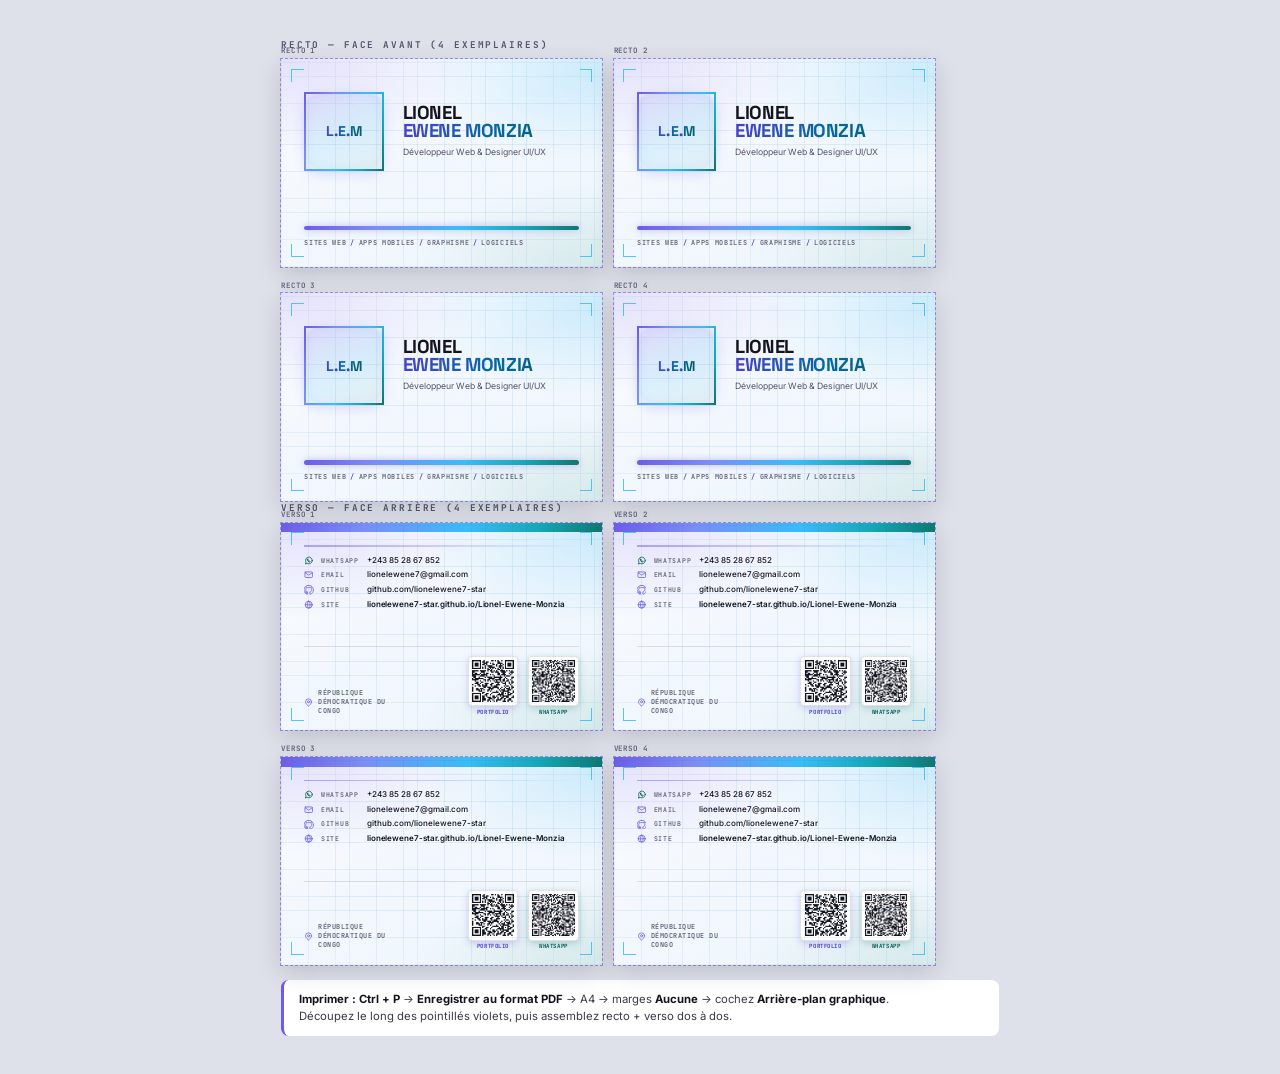
<file: carte-visite/index.html>
<!doctype html>
<html lang="fr">
<head>
<meta charset="UTF-8">
<title>Carte de visite — Lionel Ewene Monzia</title>
<link rel="preconnect" href="https://fonts.googleapis.com">
<link rel="preconnect" href="https://fonts.gstatic.com" crossorigin>
<link href="https://fonts.googleapis.com/css2?family=Space+Grotesk:wght@500;700&family=JetBrains+Mono:wght@400;500;700&family=Inter:wght@400;500;600&display=swap" rel="stylesheet">
<link rel="stylesheet" href="card.css">
<style>

@page { size: A4 portrait; margin: 10mm; }
body { padding: 10mm; background: #dfe1ea; }
.sheet { width: 190mm; margin: 0 auto; }
.band-label {
  font-family: 'JetBrains Mono', monospace; font-size: 7pt; font-weight: 700;
  letter-spacing: .2em; text-transform: uppercase; color: #55556e;
  margin: 0 0 2.2mm;
}
.band-label + .grid { margin-bottom: 7mm; }
.grid { display: grid; grid-template-columns: repeat(2, 85mm); gap: 3mm; }
.slot { position: relative; outline: .2mm dashed rgba(108,92,231,.6); }
.slot .tag {
  position: absolute; top: -1mm; left: 0; transform: translateY(-100%);
  font-family: 'JetBrains Mono', monospace; font-size: 5.6pt; font-weight: 700;
  letter-spacing: .12em; text-transform: uppercase; color: #66667f;
}
.hint {
  margin-top: 4mm; padding: 3mm 4mm;
  background: #fff; border-radius: 2mm;
  border-left: .8mm solid #6c5ce7;
  font-size: 8.5pt; line-height: 1.5; color: #3a3a4a;
}
.hint b { color: #14141f; }

</style>
</head>
<body>
<main class="sheet">
  <p class="band-label">Recto — face avant (4 exemplaires)</p>
  <div class="grid">
    <div class="slot" style="position:relative"><span class="tag">Recto 1</span>
  <article class="card recto">
    <i class="hud"><b></b><b></b><b></b><b></b></i>
    <p class="tag recto-tag">Full-Stack · UI/UX · Print</p>
    <div class="identity">
      <div class="mark"><span>L<i>.</i>E<i>.</i>M</span></div>
      <div class="text">
        <h1 class="name">Lionel<span class="last">Ewene Monzia</span></h1>
        <p class="role">Développeur Web &amp; Designer UI/UX</p>
      </div>
    </div>
    <div class="recto-foot">
      <div class="bar"></div>
      <p class="services">Sites web<span>/</span>Apps mobiles<span>/</span>Graphisme<span>/</span>Logiciels</p>
    </div>
  </article></div>
    <div class="slot" style="position:relative"><span class="tag">Recto 2</span>
  <article class="card recto">
    <i class="hud"><b></b><b></b><b></b><b></b></i>
    <p class="tag recto-tag">Full-Stack · UI/UX · Print</p>
    <div class="identity">
      <div class="mark"><span>L<i>.</i>E<i>.</i>M</span></div>
      <div class="text">
        <h1 class="name">Lionel<span class="last">Ewene Monzia</span></h1>
        <p class="role">Développeur Web &amp; Designer UI/UX</p>
      </div>
    </div>
    <div class="recto-foot">
      <div class="bar"></div>
      <p class="services">Sites web<span>/</span>Apps mobiles<span>/</span>Graphisme<span>/</span>Logiciels</p>
    </div>
  </article></div>
  </div>
  <div class="grid">
    <div class="slot" style="position:relative"><span class="tag">Recto 3</span>
  <article class="card recto">
    <i class="hud"><b></b><b></b><b></b><b></b></i>
    <p class="tag recto-tag">Full-Stack · UI/UX · Print</p>
    <div class="identity">
      <div class="mark"><span>L<i>.</i>E<i>.</i>M</span></div>
      <div class="text">
        <h1 class="name">Lionel<span class="last">Ewene Monzia</span></h1>
        <p class="role">Développeur Web &amp; Designer UI/UX</p>
      </div>
    </div>
    <div class="recto-foot">
      <div class="bar"></div>
      <p class="services">Sites web<span>/</span>Apps mobiles<span>/</span>Graphisme<span>/</span>Logiciels</p>
    </div>
  </article></div>
    <div class="slot" style="position:relative"><span class="tag">Recto 4</span>
  <article class="card recto">
    <i class="hud"><b></b><b></b><b></b><b></b></i>
    <p class="tag recto-tag">Full-Stack · UI/UX · Print</p>
    <div class="identity">
      <div class="mark"><span>L<i>.</i>E<i>.</i>M</span></div>
      <div class="text">
        <h1 class="name">Lionel<span class="last">Ewene Monzia</span></h1>
        <p class="role">Développeur Web &amp; Designer UI/UX</p>
      </div>
    </div>
    <div class="recto-foot">
      <div class="bar"></div>
      <p class="services">Sites web<span>/</span>Apps mobiles<span>/</span>Graphisme<span>/</span>Logiciels</p>
    </div>
  </article></div>
  </div>
  <p class="band-label">Verso — face arrière (4 exemplaires)</p>
  <div class="grid">
    <div class="slot" style="position:relative"><span class="tag">Verso 1</span>
  <article class="card verso">
    <i class="hud"><b></b><b></b><b></b><b></b></i>
    <div class="verso-band"></div>
    <div class="verso-body">
      <div class="verso-head"><p class="tag">Contact</p></div>
      <div class="contact">
        
        <a class="row wa" href="https://wa.me/243852867852">
          <svg class="ic " viewBox="0 0 24 24" fill="none" stroke="currentColor" stroke-width="2"
     stroke-linecap="round" stroke-linejoin="round" aria-hidden="true"><path d="M21 11.5a8.4 8.4 0 0 1-12.6 7.3L3.5 20.5l1.7-4.9A8.5 8.5 0 1 1 21 11.5z"/><path d="M9.2 8.3h1.1l1 2.3-.9.9a6.3 6.3 0 0 0 2.1 2.1l.9-.9 2.3 1v1.1a1 1 0 0 1-1.1 1A8.6 8.6 0 0 1 8.2 9.4a1 1 0 0 1 1-1.1z"/></svg>
          <span class="k">WhatsApp</span>
          <span class="v ">+243 85 28 67 852</span>
        </a>
        
        <a class="row mail" href="mailto:lionelewene7@gmail.com">
          <svg class="ic " viewBox="0 0 24 24" fill="none" stroke="currentColor" stroke-width="2"
     stroke-linecap="round" stroke-linejoin="round" aria-hidden="true"><rect x="2.5" y="5" width="19" height="14" rx="2"/><path d="m3 7 8.2 5.6a1.5 1.5 0 0 0 1.6 0L21 7"/></svg>
          <span class="k">Email</span>
          <span class="v ">lionelewene7@gmail.com</span>
        </a>
        
        <a class="row gh" href="https://github.com/lionelewene7-star">
          <svg class="ic " viewBox="0 0 24 24" fill="none" stroke="currentColor" stroke-width="2"
     stroke-linecap="round" stroke-linejoin="round" aria-hidden="true"><path fill="currentColor" stroke="none" d="M12 .5C5.37.5 0 5.87 0 12.5c0 5.3 3.44 9.8 8.21 11.39.6.11.82-.26.82-.58 0-.29-.01-1.05-.02-2.06-3.34.73-4.04-1.61-4.04-1.61-.55-1.39-1.34-1.76-1.34-1.76-1.09-.75.08-.73.08-.73 1.21.09 1.84 1.24 1.84 1.24 1.07 1.84 2.81 1.31 3.5 1 .11-.78.42-1.31.76-1.61-2.67-.3-5.47-1.33-5.47-5.93 0-1.31.47-2.38 1.24-3.22-.13-.3-.54-1.52.12-3.18 0 0 1.01-.32 3.3 1.23a11.5 11.5 0 0 1 6 0c2.29-1.55 3.3-1.23 3.3-1.23.66 1.66.25 2.88.12 3.18.77.84 1.24 1.91 1.24 3.22 0 4.61-2.81 5.62-5.49 5.92.43.37.82 1.1.82 2.22 0 1.6-.02 2.89-.02 3.28 0 .32.22.7.83.58C20.57 22.29 24 17.79 24 12.5 24 5.87 18.63.5 12 .5z"/></svg>
          <span class="k">GitHub</span>
          <span class="v ">github.com/lionelewene7-star</span>
        </a>
        
        <a class="row web" href="https://lionelewene7-star.github.io/Lionel-Ewene-Monzia/">
          <svg class="ic " viewBox="0 0 24 24" fill="none" stroke="currentColor" stroke-width="2"
     stroke-linecap="round" stroke-linejoin="round" aria-hidden="true"><circle cx="12" cy="12" r="9"/><path d="M3 12h18"/><path d="M12 3c2.5 2.6 3.8 5.7 3.8 9s-1.3 6.4-3.8 9c-2.5-2.6-3.8-5.7-3.8-9S9.5 5.6 12 3z"/></svg>
          <span class="k">Site</span>
          <span class="v url">lionelewene7-star.github.io<wbr>/Lionel-Ewene-Monzia</span>
        </a>
      </div>
      <div class="verso-foot">
        <div class="place"><svg class="ic " viewBox="0 0 24 24" fill="none" stroke="currentColor" stroke-width="2"
     stroke-linecap="round" stroke-linejoin="round" aria-hidden="true"><path d="M20 10.2c0 5.4-8 11.3-8 11.3s-8-5.9-8-11.3a8 8 0 0 1 16 0z"/><circle cx="12" cy="10" r="2.8"/></svg><span>République Démocratique du Congo</span></div>
        <div class="qrset">
          <a class="qritem portfolio" href="https://lionelewene7-star.github.io/Lionel-Ewene-Monzia/">
            <img src="assets/qr-portfolio.png" alt="">
            <span class="cap">Portfolio</span>
          </a>
          <a class="qritem whatsapp" href="https://wa.me/243852867852?text=Bonjour%20Lionel%2C%20je%20vous%20contacte%20depuis%20votre%20carte%20de%20visite.">
            <img src="assets/qr-whatsapp.png" alt="">
            <span class="cap">WhatsApp</span>
          </a>
        </div>
      </div>
    </div>
  </article></div>
    <div class="slot" style="position:relative"><span class="tag">Verso 2</span>
  <article class="card verso">
    <i class="hud"><b></b><b></b><b></b><b></b></i>
    <div class="verso-band"></div>
    <div class="verso-body">
      <div class="verso-head"><p class="tag">Contact</p></div>
      <div class="contact">
        
        <a class="row wa" href="https://wa.me/243852867852">
          <svg class="ic " viewBox="0 0 24 24" fill="none" stroke="currentColor" stroke-width="2"
     stroke-linecap="round" stroke-linejoin="round" aria-hidden="true"><path d="M21 11.5a8.4 8.4 0 0 1-12.6 7.3L3.5 20.5l1.7-4.9A8.5 8.5 0 1 1 21 11.5z"/><path d="M9.2 8.3h1.1l1 2.3-.9.9a6.3 6.3 0 0 0 2.1 2.1l.9-.9 2.3 1v1.1a1 1 0 0 1-1.1 1A8.6 8.6 0 0 1 8.2 9.4a1 1 0 0 1 1-1.1z"/></svg>
          <span class="k">WhatsApp</span>
          <span class="v ">+243 85 28 67 852</span>
        </a>
        
        <a class="row mail" href="mailto:lionelewene7@gmail.com">
          <svg class="ic " viewBox="0 0 24 24" fill="none" stroke="currentColor" stroke-width="2"
     stroke-linecap="round" stroke-linejoin="round" aria-hidden="true"><rect x="2.5" y="5" width="19" height="14" rx="2"/><path d="m3 7 8.2 5.6a1.5 1.5 0 0 0 1.6 0L21 7"/></svg>
          <span class="k">Email</span>
          <span class="v ">lionelewene7@gmail.com</span>
        </a>
        
        <a class="row gh" href="https://github.com/lionelewene7-star">
          <svg class="ic " viewBox="0 0 24 24" fill="none" stroke="currentColor" stroke-width="2"
     stroke-linecap="round" stroke-linejoin="round" aria-hidden="true"><path fill="currentColor" stroke="none" d="M12 .5C5.37.5 0 5.87 0 12.5c0 5.3 3.44 9.8 8.21 11.39.6.11.82-.26.82-.58 0-.29-.01-1.05-.02-2.06-3.34.73-4.04-1.61-4.04-1.61-.55-1.39-1.34-1.76-1.34-1.76-1.09-.75.08-.73.08-.73 1.21.09 1.84 1.24 1.84 1.24 1.07 1.84 2.81 1.31 3.5 1 .11-.78.42-1.31.76-1.61-2.67-.3-5.47-1.33-5.47-5.93 0-1.31.47-2.38 1.24-3.22-.13-.3-.54-1.52.12-3.18 0 0 1.01-.32 3.3 1.23a11.5 11.5 0 0 1 6 0c2.29-1.55 3.3-1.23 3.3-1.23.66 1.66.25 2.88.12 3.18.77.84 1.24 1.91 1.24 3.22 0 4.61-2.81 5.62-5.49 5.92.43.37.82 1.1.82 2.22 0 1.6-.02 2.89-.02 3.28 0 .32.22.7.83.58C20.57 22.29 24 17.79 24 12.5 24 5.87 18.63.5 12 .5z"/></svg>
          <span class="k">GitHub</span>
          <span class="v ">github.com/lionelewene7-star</span>
        </a>
        
        <a class="row web" href="https://lionelewene7-star.github.io/Lionel-Ewene-Monzia/">
          <svg class="ic " viewBox="0 0 24 24" fill="none" stroke="currentColor" stroke-width="2"
     stroke-linecap="round" stroke-linejoin="round" aria-hidden="true"><circle cx="12" cy="12" r="9"/><path d="M3 12h18"/><path d="M12 3c2.5 2.6 3.8 5.7 3.8 9s-1.3 6.4-3.8 9c-2.5-2.6-3.8-5.7-3.8-9S9.5 5.6 12 3z"/></svg>
          <span class="k">Site</span>
          <span class="v url">lionelewene7-star.github.io<wbr>/Lionel-Ewene-Monzia</span>
        </a>
      </div>
      <div class="verso-foot">
        <div class="place"><svg class="ic " viewBox="0 0 24 24" fill="none" stroke="currentColor" stroke-width="2"
     stroke-linecap="round" stroke-linejoin="round" aria-hidden="true"><path d="M20 10.2c0 5.4-8 11.3-8 11.3s-8-5.9-8-11.3a8 8 0 0 1 16 0z"/><circle cx="12" cy="10" r="2.8"/></svg><span>République Démocratique du Congo</span></div>
        <div class="qrset">
          <a class="qritem portfolio" href="https://lionelewene7-star.github.io/Lionel-Ewene-Monzia/">
            <img src="assets/qr-portfolio.png" alt="">
            <span class="cap">Portfolio</span>
          </a>
          <a class="qritem whatsapp" href="https://wa.me/243852867852?text=Bonjour%20Lionel%2C%20je%20vous%20contacte%20depuis%20votre%20carte%20de%20visite.">
            <img src="assets/qr-whatsapp.png" alt="">
            <span class="cap">WhatsApp</span>
          </a>
        </div>
      </div>
    </div>
  </article></div>
  </div>
  <div class="grid">
    <div class="slot" style="position:relative"><span class="tag">Verso 3</span>
  <article class="card verso">
    <i class="hud"><b></b><b></b><b></b><b></b></i>
    <div class="verso-band"></div>
    <div class="verso-body">
      <div class="verso-head"><p class="tag">Contact</p></div>
      <div class="contact">
        
        <a class="row wa" href="https://wa.me/243852867852">
          <svg class="ic " viewBox="0 0 24 24" fill="none" stroke="currentColor" stroke-width="2"
     stroke-linecap="round" stroke-linejoin="round" aria-hidden="true"><path d="M21 11.5a8.4 8.4 0 0 1-12.6 7.3L3.5 20.5l1.7-4.9A8.5 8.5 0 1 1 21 11.5z"/><path d="M9.2 8.3h1.1l1 2.3-.9.9a6.3 6.3 0 0 0 2.1 2.1l.9-.9 2.3 1v1.1a1 1 0 0 1-1.1 1A8.6 8.6 0 0 1 8.2 9.4a1 1 0 0 1 1-1.1z"/></svg>
          <span class="k">WhatsApp</span>
          <span class="v ">+243 85 28 67 852</span>
        </a>
        
        <a class="row mail" href="mailto:lionelewene7@gmail.com">
          <svg class="ic " viewBox="0 0 24 24" fill="none" stroke="currentColor" stroke-width="2"
     stroke-linecap="round" stroke-linejoin="round" aria-hidden="true"><rect x="2.5" y="5" width="19" height="14" rx="2"/><path d="m3 7 8.2 5.6a1.5 1.5 0 0 0 1.6 0L21 7"/></svg>
          <span class="k">Email</span>
          <span class="v ">lionelewene7@gmail.com</span>
        </a>
        
        <a class="row gh" href="https://github.com/lionelewene7-star">
          <svg class="ic " viewBox="0 0 24 24" fill="none" stroke="currentColor" stroke-width="2"
     stroke-linecap="round" stroke-linejoin="round" aria-hidden="true"><path fill="currentColor" stroke="none" d="M12 .5C5.37.5 0 5.87 0 12.5c0 5.3 3.44 9.8 8.21 11.39.6.11.82-.26.82-.58 0-.29-.01-1.05-.02-2.06-3.34.73-4.04-1.61-4.04-1.61-.55-1.39-1.34-1.76-1.34-1.76-1.09-.75.08-.73.08-.73 1.21.09 1.84 1.24 1.84 1.24 1.07 1.84 2.81 1.31 3.5 1 .11-.78.42-1.31.76-1.61-2.67-.3-5.47-1.33-5.47-5.93 0-1.31.47-2.38 1.24-3.22-.13-.3-.54-1.52.12-3.18 0 0 1.01-.32 3.3 1.23a11.5 11.5 0 0 1 6 0c2.29-1.55 3.3-1.23 3.3-1.23.66 1.66.25 2.88.12 3.18.77.84 1.24 1.91 1.24 3.22 0 4.61-2.81 5.62-5.49 5.92.43.37.82 1.1.82 2.22 0 1.6-.02 2.89-.02 3.28 0 .32.22.7.83.58C20.57 22.29 24 17.79 24 12.5 24 5.87 18.63.5 12 .5z"/></svg>
          <span class="k">GitHub</span>
          <span class="v ">github.com/lionelewene7-star</span>
        </a>
        
        <a class="row web" href="https://lionelewene7-star.github.io/Lionel-Ewene-Monzia/">
          <svg class="ic " viewBox="0 0 24 24" fill="none" stroke="currentColor" stroke-width="2"
     stroke-linecap="round" stroke-linejoin="round" aria-hidden="true"><circle cx="12" cy="12" r="9"/><path d="M3 12h18"/><path d="M12 3c2.5 2.6 3.8 5.7 3.8 9s-1.3 6.4-3.8 9c-2.5-2.6-3.8-5.7-3.8-9S9.5 5.6 12 3z"/></svg>
          <span class="k">Site</span>
          <span class="v url">lionelewene7-star.github.io<wbr>/Lionel-Ewene-Monzia</span>
        </a>
      </div>
      <div class="verso-foot">
        <div class="place"><svg class="ic " viewBox="0 0 24 24" fill="none" stroke="currentColor" stroke-width="2"
     stroke-linecap="round" stroke-linejoin="round" aria-hidden="true"><path d="M20 10.2c0 5.4-8 11.3-8 11.3s-8-5.9-8-11.3a8 8 0 0 1 16 0z"/><circle cx="12" cy="10" r="2.8"/></svg><span>République Démocratique du Congo</span></div>
        <div class="qrset">
          <a class="qritem portfolio" href="https://lionelewene7-star.github.io/Lionel-Ewene-Monzia/">
            <img src="assets/qr-portfolio.png" alt="">
            <span class="cap">Portfolio</span>
          </a>
          <a class="qritem whatsapp" href="https://wa.me/243852867852?text=Bonjour%20Lionel%2C%20je%20vous%20contacte%20depuis%20votre%20carte%20de%20visite.">
            <img src="assets/qr-whatsapp.png" alt="">
            <span class="cap">WhatsApp</span>
          </a>
        </div>
      </div>
    </div>
  </article></div>
    <div class="slot" style="position:relative"><span class="tag">Verso 4</span>
  <article class="card verso">
    <i class="hud"><b></b><b></b><b></b><b></b></i>
    <div class="verso-band"></div>
    <div class="verso-body">
      <div class="verso-head"><p class="tag">Contact</p></div>
      <div class="contact">
        
        <a class="row wa" href="https://wa.me/243852867852">
          <svg class="ic " viewBox="0 0 24 24" fill="none" stroke="currentColor" stroke-width="2"
     stroke-linecap="round" stroke-linejoin="round" aria-hidden="true"><path d="M21 11.5a8.4 8.4 0 0 1-12.6 7.3L3.5 20.5l1.7-4.9A8.5 8.5 0 1 1 21 11.5z"/><path d="M9.2 8.3h1.1l1 2.3-.9.9a6.3 6.3 0 0 0 2.1 2.1l.9-.9 2.3 1v1.1a1 1 0 0 1-1.1 1A8.6 8.6 0 0 1 8.2 9.4a1 1 0 0 1 1-1.1z"/></svg>
          <span class="k">WhatsApp</span>
          <span class="v ">+243 85 28 67 852</span>
        </a>
        
        <a class="row mail" href="mailto:lionelewene7@gmail.com">
          <svg class="ic " viewBox="0 0 24 24" fill="none" stroke="currentColor" stroke-width="2"
     stroke-linecap="round" stroke-linejoin="round" aria-hidden="true"><rect x="2.5" y="5" width="19" height="14" rx="2"/><path d="m3 7 8.2 5.6a1.5 1.5 0 0 0 1.6 0L21 7"/></svg>
          <span class="k">Email</span>
          <span class="v ">lionelewene7@gmail.com</span>
        </a>
        
        <a class="row gh" href="https://github.com/lionelewene7-star">
          <svg class="ic " viewBox="0 0 24 24" fill="none" stroke="currentColor" stroke-width="2"
     stroke-linecap="round" stroke-linejoin="round" aria-hidden="true"><path fill="currentColor" stroke="none" d="M12 .5C5.37.5 0 5.87 0 12.5c0 5.3 3.44 9.8 8.21 11.39.6.11.82-.26.82-.58 0-.29-.01-1.05-.02-2.06-3.34.73-4.04-1.61-4.04-1.61-.55-1.39-1.34-1.76-1.34-1.76-1.09-.75.08-.73.08-.73 1.21.09 1.84 1.24 1.84 1.24 1.07 1.84 2.81 1.31 3.5 1 .11-.78.42-1.31.76-1.61-2.67-.3-5.47-1.33-5.47-5.93 0-1.31.47-2.38 1.24-3.22-.13-.3-.54-1.52.12-3.18 0 0 1.01-.32 3.3 1.23a11.5 11.5 0 0 1 6 0c2.29-1.55 3.3-1.23 3.3-1.23.66 1.66.25 2.88.12 3.18.77.84 1.24 1.91 1.24 3.22 0 4.61-2.81 5.62-5.49 5.92.43.37.82 1.1.82 2.22 0 1.6-.02 2.89-.02 3.28 0 .32.22.7.83.58C20.57 22.29 24 17.79 24 12.5 24 5.87 18.63.5 12 .5z"/></svg>
          <span class="k">GitHub</span>
          <span class="v ">github.com/lionelewene7-star</span>
        </a>
        
        <a class="row web" href="https://lionelewene7-star.github.io/Lionel-Ewene-Monzia/">
          <svg class="ic " viewBox="0 0 24 24" fill="none" stroke="currentColor" stroke-width="2"
     stroke-linecap="round" stroke-linejoin="round" aria-hidden="true"><circle cx="12" cy="12" r="9"/><path d="M3 12h18"/><path d="M12 3c2.5 2.6 3.8 5.7 3.8 9s-1.3 6.4-3.8 9c-2.5-2.6-3.8-5.7-3.8-9S9.5 5.6 12 3z"/></svg>
          <span class="k">Site</span>
          <span class="v url">lionelewene7-star.github.io<wbr>/Lionel-Ewene-Monzia</span>
        </a>
      </div>
      <div class="verso-foot">
        <div class="place"><svg class="ic " viewBox="0 0 24 24" fill="none" stroke="currentColor" stroke-width="2"
     stroke-linecap="round" stroke-linejoin="round" aria-hidden="true"><path d="M20 10.2c0 5.4-8 11.3-8 11.3s-8-5.9-8-11.3a8 8 0 0 1 16 0z"/><circle cx="12" cy="10" r="2.8"/></svg><span>République Démocratique du Congo</span></div>
        <div class="qrset">
          <a class="qritem portfolio" href="https://lionelewene7-star.github.io/Lionel-Ewene-Monzia/">
            <img src="assets/qr-portfolio.png" alt="">
            <span class="cap">Portfolio</span>
          </a>
          <a class="qritem whatsapp" href="https://wa.me/243852867852?text=Bonjour%20Lionel%2C%20je%20vous%20contacte%20depuis%20votre%20carte%20de%20visite.">
            <img src="assets/qr-whatsapp.png" alt="">
            <span class="cap">WhatsApp</span>
          </a>
        </div>
      </div>
    </div>
  </article></div>
  </div>
  <div class="hint">
    <b>Imprimer :</b> <b>Ctrl + P</b> → <b>Enregistrer au format PDF</b> → A4 → marges
    <b>Aucune</b> → cochez <b>Arrière-plan graphique</b>.<br>
    Découpez le long des pointillés violets, puis assemblez recto + verso dos à dos.
  </div>
</main>
</body>
</html>
</file>
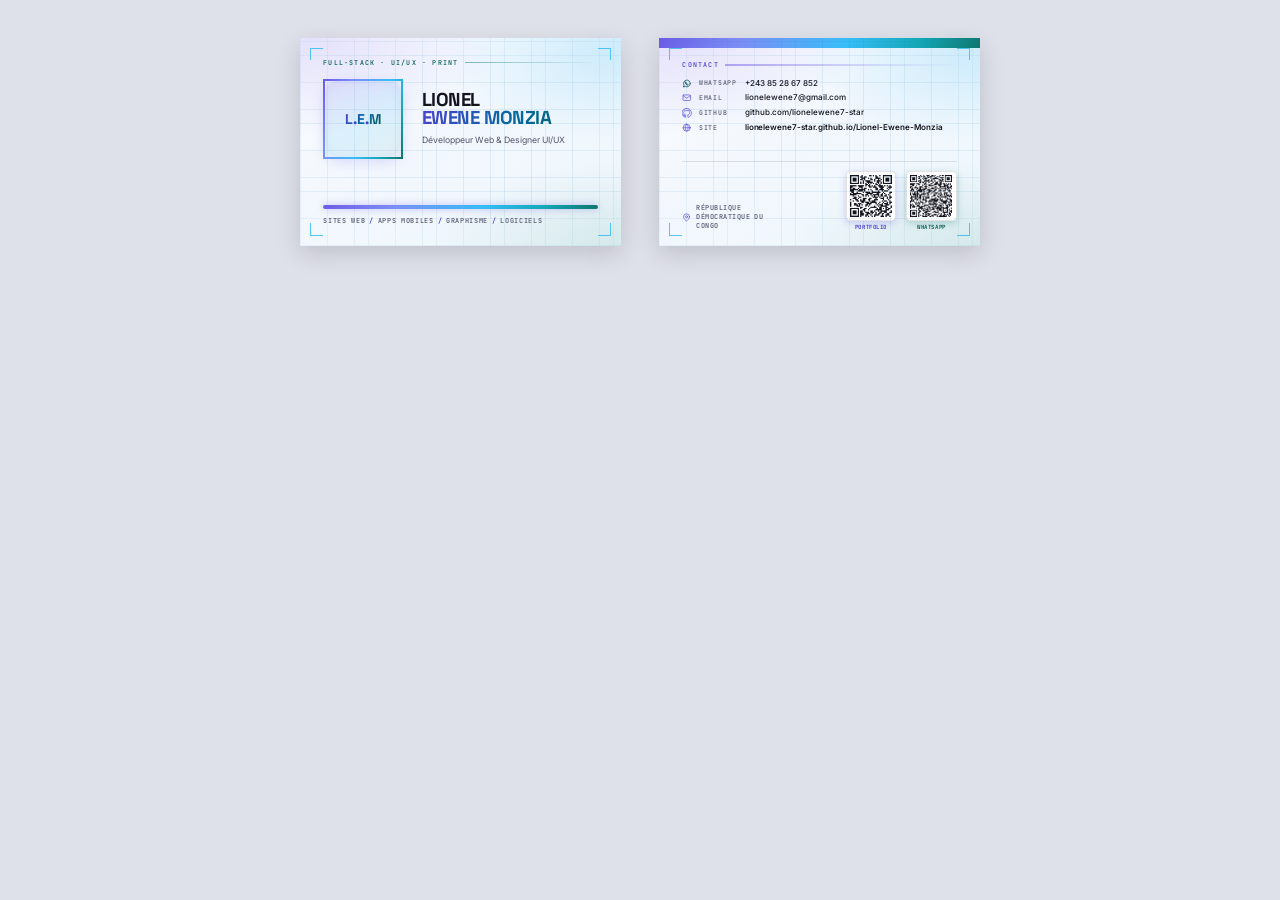
<file: carte-visite/duplex.html>
<!doctype html>
<html lang="fr">
<head>
<meta charset="UTF-8">
<title>Carte de visite — Lionel Ewene Monzia</title>
<link rel="preconnect" href="https://fonts.googleapis.com">
<link rel="preconnect" href="https://fonts.gstatic.com" crossorigin>
<link href="https://fonts.googleapis.com/css2?family=Space+Grotesk:wght@500;700&family=JetBrains+Mono:wght@400;500;700&family=Inter:wght@400;500;600&display=swap" rel="stylesheet">
<link rel="stylesheet" href="card.css">
<style>

@page { size: 85mm 55mm; margin: 0; }
body { background: #dfe1ea; display: block; }
.card { box-shadow: 0 2mm 6mm rgba(20,20,31,.16); break-after: page; page-break-after: always; }
.card:last-child { break-after: auto; page-break-after: auto; }
@media screen { body { display: flex; flex-wrap: wrap; gap: 10mm; padding: 10mm; justify-content: center; } }

</style>
</head>
<body>
  <article class="card recto">
    <i class="hud"><b></b><b></b><b></b><b></b></i>
    <p class="tag recto-tag">Full-Stack · UI/UX · Print</p>
    <div class="identity">
      <div class="mark"><span>L<i>.</i>E<i>.</i>M</span></div>
      <div class="text">
        <h1 class="name">Lionel<span class="last">Ewene Monzia</span></h1>
        <p class="role">Développeur Web &amp; Designer UI/UX</p>
      </div>
    </div>
    <div class="recto-foot">
      <div class="bar"></div>
      <p class="services">Sites web<span>/</span>Apps mobiles<span>/</span>Graphisme<span>/</span>Logiciels</p>
    </div>
  </article>
  <article class="card verso">
    <i class="hud"><b></b><b></b><b></b><b></b></i>
    <div class="verso-band"></div>
    <div class="verso-body">
      <div class="verso-head"><p class="tag">Contact</p></div>
      <div class="contact">
        
        <a class="row wa" href="https://wa.me/243852867852">
          <svg class="ic " viewBox="0 0 24 24" fill="none" stroke="currentColor" stroke-width="2"
     stroke-linecap="round" stroke-linejoin="round" aria-hidden="true"><path d="M21 11.5a8.4 8.4 0 0 1-12.6 7.3L3.5 20.5l1.7-4.9A8.5 8.5 0 1 1 21 11.5z"/><path d="M9.2 8.3h1.1l1 2.3-.9.9a6.3 6.3 0 0 0 2.1 2.1l.9-.9 2.3 1v1.1a1 1 0 0 1-1.1 1A8.6 8.6 0 0 1 8.2 9.4a1 1 0 0 1 1-1.1z"/></svg>
          <span class="k">WhatsApp</span>
          <span class="v ">+243 85 28 67 852</span>
        </a>
        
        <a class="row mail" href="mailto:lionelewene7@gmail.com">
          <svg class="ic " viewBox="0 0 24 24" fill="none" stroke="currentColor" stroke-width="2"
     stroke-linecap="round" stroke-linejoin="round" aria-hidden="true"><rect x="2.5" y="5" width="19" height="14" rx="2"/><path d="m3 7 8.2 5.6a1.5 1.5 0 0 0 1.6 0L21 7"/></svg>
          <span class="k">Email</span>
          <span class="v ">lionelewene7@gmail.com</span>
        </a>
        
        <a class="row gh" href="https://github.com/lionelewene7-star">
          <svg class="ic " viewBox="0 0 24 24" fill="none" stroke="currentColor" stroke-width="2"
     stroke-linecap="round" stroke-linejoin="round" aria-hidden="true"><path fill="currentColor" stroke="none" d="M12 .5C5.37.5 0 5.87 0 12.5c0 5.3 3.44 9.8 8.21 11.39.6.11.82-.26.82-.58 0-.29-.01-1.05-.02-2.06-3.34.73-4.04-1.61-4.04-1.61-.55-1.39-1.34-1.76-1.34-1.76-1.09-.75.08-.73.08-.73 1.21.09 1.84 1.24 1.84 1.24 1.07 1.84 2.81 1.31 3.5 1 .11-.78.42-1.31.76-1.61-2.67-.3-5.47-1.33-5.47-5.93 0-1.31.47-2.38 1.24-3.22-.13-.3-.54-1.52.12-3.18 0 0 1.01-.32 3.3 1.23a11.5 11.5 0 0 1 6 0c2.29-1.55 3.3-1.23 3.3-1.23.66 1.66.25 2.88.12 3.18.77.84 1.24 1.91 1.24 3.22 0 4.61-2.81 5.62-5.49 5.92.43.37.82 1.1.82 2.22 0 1.6-.02 2.89-.02 3.28 0 .32.22.7.83.58C20.57 22.29 24 17.79 24 12.5 24 5.87 18.63.5 12 .5z"/></svg>
          <span class="k">GitHub</span>
          <span class="v ">github.com/lionelewene7-star</span>
        </a>
        
        <a class="row web" href="https://lionelewene7-star.github.io/Lionel-Ewene-Monzia/">
          <svg class="ic " viewBox="0 0 24 24" fill="none" stroke="currentColor" stroke-width="2"
     stroke-linecap="round" stroke-linejoin="round" aria-hidden="true"><circle cx="12" cy="12" r="9"/><path d="M3 12h18"/><path d="M12 3c2.5 2.6 3.8 5.7 3.8 9s-1.3 6.4-3.8 9c-2.5-2.6-3.8-5.7-3.8-9S9.5 5.6 12 3z"/></svg>
          <span class="k">Site</span>
          <span class="v url">lionelewene7-star.github.io<wbr>/Lionel-Ewene-Monzia</span>
        </a>
      </div>
      <div class="verso-foot">
        <div class="place"><svg class="ic " viewBox="0 0 24 24" fill="none" stroke="currentColor" stroke-width="2"
     stroke-linecap="round" stroke-linejoin="round" aria-hidden="true"><path d="M20 10.2c0 5.4-8 11.3-8 11.3s-8-5.9-8-11.3a8 8 0 0 1 16 0z"/><circle cx="12" cy="10" r="2.8"/></svg><span>République Démocratique du Congo</span></div>
        <div class="qrset">
          <a class="qritem portfolio" href="https://lionelewene7-star.github.io/Lionel-Ewene-Monzia/">
            <img src="assets/qr-portfolio.png" alt="">
            <span class="cap">Portfolio</span>
          </a>
          <a class="qritem whatsapp" href="https://wa.me/243852867852?text=Bonjour%20Lionel%2C%20je%20vous%20contacte%20depuis%20votre%20carte%20de%20visite.">
            <img src="assets/qr-whatsapp.png" alt="">
            <span class="cap">WhatsApp</span>
          </a>
        </div>
      </div>
    </div>
  </article>
</body>
</html>
</file>
<file: carte-visite/card.css>
/* ============================================================
   Carte de visite — Lionel Ewene Monzia
   Format : 85 x 55 mm (norme française ISO 7810 / 3,5" x 2")

   Style : futuriste sur fond clair — grille technique, repères HUD,
   monogramme lumineux. Palette identique au portfolio
   (#6c5ce7 / #0f766e) pour rester cohérent avec le site.
   ============================================================ */

:root {
  --paper:  #f2f7fd;   /* fond bleuté très clair */
  --ink:    #14141f;   /* texte principal        */
  --dim:    #55556e;   /* texte secondaire       */
  --faint:  #585870;   /* micro-libellés mono    */

  --violet:   #6c5ce7;  /* accent du site                    */
  --violet-ink: #4c3fd0;/* violet foncé, petit texte         */
  --teal:     #0f766e;  /* accent 2 du site                  */
  --teal-ink: #0a5c56;  /* vert-bleu foncé, petit texte      */
  --sky:      #38bdf8;  /* bleu clair                         */
  --sky-ink:  #0369a1;  /* bleu foncé, petit texte           */

  --line: rgba(20, 20, 31, .11);

  /* dégradé lumineux : barres, bandeaux, bordures */
  --neon: linear-gradient(115deg, var(--violet) 0%, #7b8ef5 26%, var(--sky) 58%, #14a8b8 80%, var(--teal) 100%);
  /* version assombrie : uniquement pour le texte, sinon illisible */
  --ink-grad: linear-gradient(115deg, var(--violet-ink) 0%, var(--sky-ink) 52%, var(--teal-ink) 100%);

  --display: 'Space Grotesk', 'Segoe UI', system-ui, sans-serif;
  --body:    'Inter', 'Segoe UI', system-ui, -apple-system, sans-serif;
  --mono:    'JetBrains Mono', 'Consolas', ui-monospace, monospace;
}

*, *::before, *::after { box-sizing: border-box; }

body {
  margin: 0;
  background: #dfe1ea;
  font-family: var(--body);
  -webkit-print-color-adjust: exact;
  print-color-adjust: exact;
  -webkit-font-smoothing: antialiased;
}

/* ---------------- La carte ---------------- */

.card {
  position: relative;
  width: 85mm;
  height: 55mm;
  overflow: hidden;
  color: var(--ink);
  display: flex;
  flex-direction: column;

  /* papier bleuté + trois halos : violet en haut, bleu clair en bas */
  background:
    radial-gradient(110% 85% at 2% 0%,    rgba(108, 92, 231, .17), transparent 55%),
    radial-gradient(95%  75% at 98% 6%,    rgba(56, 189, 248, .20), transparent 58%),
    radial-gradient(105% 80% at 100% 104%, rgba(15, 118, 110, .13), transparent 56%),
    linear-gradient(152deg, #fcfdff 0%, var(--paper) 48%, #eff8fc 100%);
  box-shadow: 0 2mm 6mm rgba(20, 20, 31, .16);
}

/* grille technique */
.card::before {
  content: '';
  position: absolute;
  inset: 0;
  background:
    repeating-linear-gradient(0deg,  rgba(3, 105, 161, .085) 0 .16mm, transparent .16mm 3.6mm),
    repeating-linear-gradient(90deg, rgba(3, 105, 161, .085) 0 .16mm, transparent .16mm 3.6mm);
  -webkit-mask-image: radial-gradient(120% 100% at 50% 50%, #000 30%, transparent 100%);
          mask-image: radial-gradient(120% 100% at 50% 50%, #000 30%, transparent 100%);
  pointer-events: none;
}

/* ---------------- Repères HUD (coins) ---------------- */

.hud { position: absolute; inset: 2.6mm; pointer-events: none; }
.hud b {
  position: absolute;
  width: 3.4mm; height: 3.4mm;
  border: .3mm solid var(--sky);
  opacity: .85;
}
.hud b:nth-child(1) { top: 0;    left: 0;    border-right: 0; border-bottom: 0; }
.hud b:nth-child(2) { top: 0;    right: 0;   border-left: 0;  border-bottom: 0; }
.hud b:nth-child(3) { bottom: 0; left: 0;    border-right: 0; border-top: 0; }
.hud b:nth-child(4) { bottom: 0; right: 0;   border-left: 0;  border-top: 0; }

/* ---------------- Petits libellés mono ---------------- */

.tag {
  font-family: var(--mono);
  font-size: 5pt;
  font-weight: 500;
  letter-spacing: .18em;
  text-transform: uppercase;
  color: var(--teal-ink);
  margin: 0;
}

/* ---------------- RECTO ---------------- */

.recto { padding: 5.4mm 6.2mm; }

.recto-tag { display: flex; align-items: center; gap: 1.6mm; }
.recto-tag::after {
  content: '';
  flex: 1;
  height: .35mm;
  background: linear-gradient(90deg, rgba(15, 118, 110, .5), transparent);
}

.identity {
  position: relative;
  display: flex;
  align-items: center;
  gap: 5mm;
  margin-top: 3.2mm;
}

/* monogramme : remplace la photo */
.mark {
  width: 21mm; height: 21mm;
  flex: 0 0 auto;
  border: .55mm solid transparent;
  border-image: var(--neon) 1;
  border-radius: 4.4mm;
  background:
    linear-gradient(150deg, rgba(108, 92, 231, .11), rgba(56, 189, 248, .14) 55%, rgba(15, 118, 110, .07));
  display: flex;
  align-items: center;
  justify-content: center;
  box-shadow: 0 1mm 3mm rgba(108, 92, 231, .18), inset 0 0 3mm rgba(108, 92, 231, .06);
}
.mark span {
  font-family: var(--display);
  font-weight: 700;
  font-size: 10.6pt;
  letter-spacing: .01em;
  background: var(--ink-grad);
  -webkit-background-clip: text;
          background-clip: text;
  color: transparent;
}
.mark span i { font-style: normal; -webkit-text-fill-color: var(--violet-ink); color: var(--violet-ink); }

.text { flex: 1; min-width: 0; }

.name {
  font-family: var(--display);
  font-weight: 700;
  font-size: 14pt;
  line-height: .96;
  letter-spacing: -.022em;
  margin: 0;
  text-transform: uppercase;
}
.name .last {
  display: block;
  background: var(--ink-grad);
  -webkit-background-clip: text;
          background-clip: text;
  color: transparent;
}

.role {
  margin: 2mm 0 0;
  font-size: 6.5pt;
  font-weight: 400;
  line-height: 1.35;
  color: var(--dim);
}

.recto-foot { position: relative; margin-top: auto; padding-top: 2.6mm; }

.bar {
  height: 1.2mm;
  border-radius: 1mm;
  background: var(--neon);
  box-shadow: 0 0 2mm rgba(108, 92, 231, .4);
}

.services {
  margin: 1.9mm 0 0;
  font-family: var(--mono);
  font-size: 5.1pt;
  font-weight: 500;
  letter-spacing: .1em;
  text-transform: uppercase;
  color: var(--dim);
  white-space: nowrap;
}
.services span { color: var(--violet-ink); margin: 0 1mm; }

/* ---------------- VERSO ---------------- */

.verso { padding: 0; }

.verso-band {
  height: 2.6mm;
  flex: 0 0 auto;
  background: var(--neon);
}

.verso-body {
  flex: 1;
  padding: 3.4mm 6.2mm 4mm;
  display: flex;
  flex-direction: column;
  min-height: 0;
}

.verso-head { display: flex; align-items: center; gap: 1.6mm; margin-bottom: 2.4mm; }
.verso-head::after {
  content: '';
  flex: 1;
  height: .35mm;
  background: linear-gradient(90deg, rgba(108, 92, 231, .5), transparent);
}
.verso-head .tag { color: var(--violet-ink); }

.contact { display: flex; flex-direction: column; gap: 1.35mm; }

.row {
  display: flex;
  align-items: center;
  gap: 1.9mm;
  font-size: 6.05pt;
  line-height: 1.2;
  color: var(--ink);
  text-decoration: none;
}
.row .ic {
  width: 2.5mm; height: 2.5mm;
  flex: 0 0 auto;
  color: var(--violet);
}
.row.wa .ic { color: var(--teal-ink); }
.row .k {
  font-family: var(--mono);
  font-weight: 500;
  font-size: 4.9pt;
  letter-spacing: .11em;
  text-transform: uppercase;
  color: var(--faint);
  flex: 0 0 10.2mm;
}
.row .v { font-weight: 500; }
.row .v.url { font-weight: 600; letter-spacing: -.005em; word-break: break-all; }

/* pied : lieu + les deux QR */
.verso-foot {
  margin-top: auto;
  padding-top: 2.2mm;
  border-top: .25mm solid var(--line);
  display: flex;
  align-items: flex-end;
  justify-content: space-between;
  gap: 3mm;
}

.place {
  display: flex;
  align-items: center;
  gap: 1.3mm;
  font-family: var(--mono);
  font-size: 5.1pt;
  font-weight: 500;
  letter-spacing: .07em;
  text-transform: uppercase;
  color: var(--dim);
  line-height: 1.3;
  max-width: 22mm;
}
.place .ic { width: 2.4mm; height: 2.4mm; color: var(--violet); flex: 0 0 auto; }

.qrset { display: flex; gap: 2.6mm; }

.qritem { display: flex; flex-direction: column; align-items: center; gap: .9mm; text-decoration: none; }

.qritem img {
  width: 13.4mm; height: 13.4mm;
  display: block;
  background: #fff;              /* indispensable pour que le scanner lise le QR */
  padding: .6mm;
  border-radius: 1.1mm;
  border: .3mm solid rgba(20, 20, 31, .12);
  box-shadow: 0 .6mm 2mm rgba(20, 20, 31, .1);
}
.qritem.portfolio img { box-shadow: 0 .6mm 2mm rgba(108, 92, 231, .28); }
.qritem.whatsapp  img { box-shadow: 0 .6mm 2mm rgba(15, 118, 110, .26); }

.qritem .cap {
  font-family: var(--mono);
  font-size: 4.3pt;
  font-weight: 700;
  letter-spacing: .1em;
  text-transform: uppercase;
  line-height: 1;
  white-space: nowrap;
}
.qritem.portfolio .cap { color: var(--violet-ink); }
.qritem.whatsapp  .cap { color: var(--teal-ink); }

/* ---------------- Icônes ---------------- */
.ic path, .ic circle, .ic rect { fill: none; stroke: currentColor; stroke-width: 2; stroke-linecap: round; stroke-linejoin: round; }
.ic.solid path { fill: currentColor; stroke: none; }
</file>
